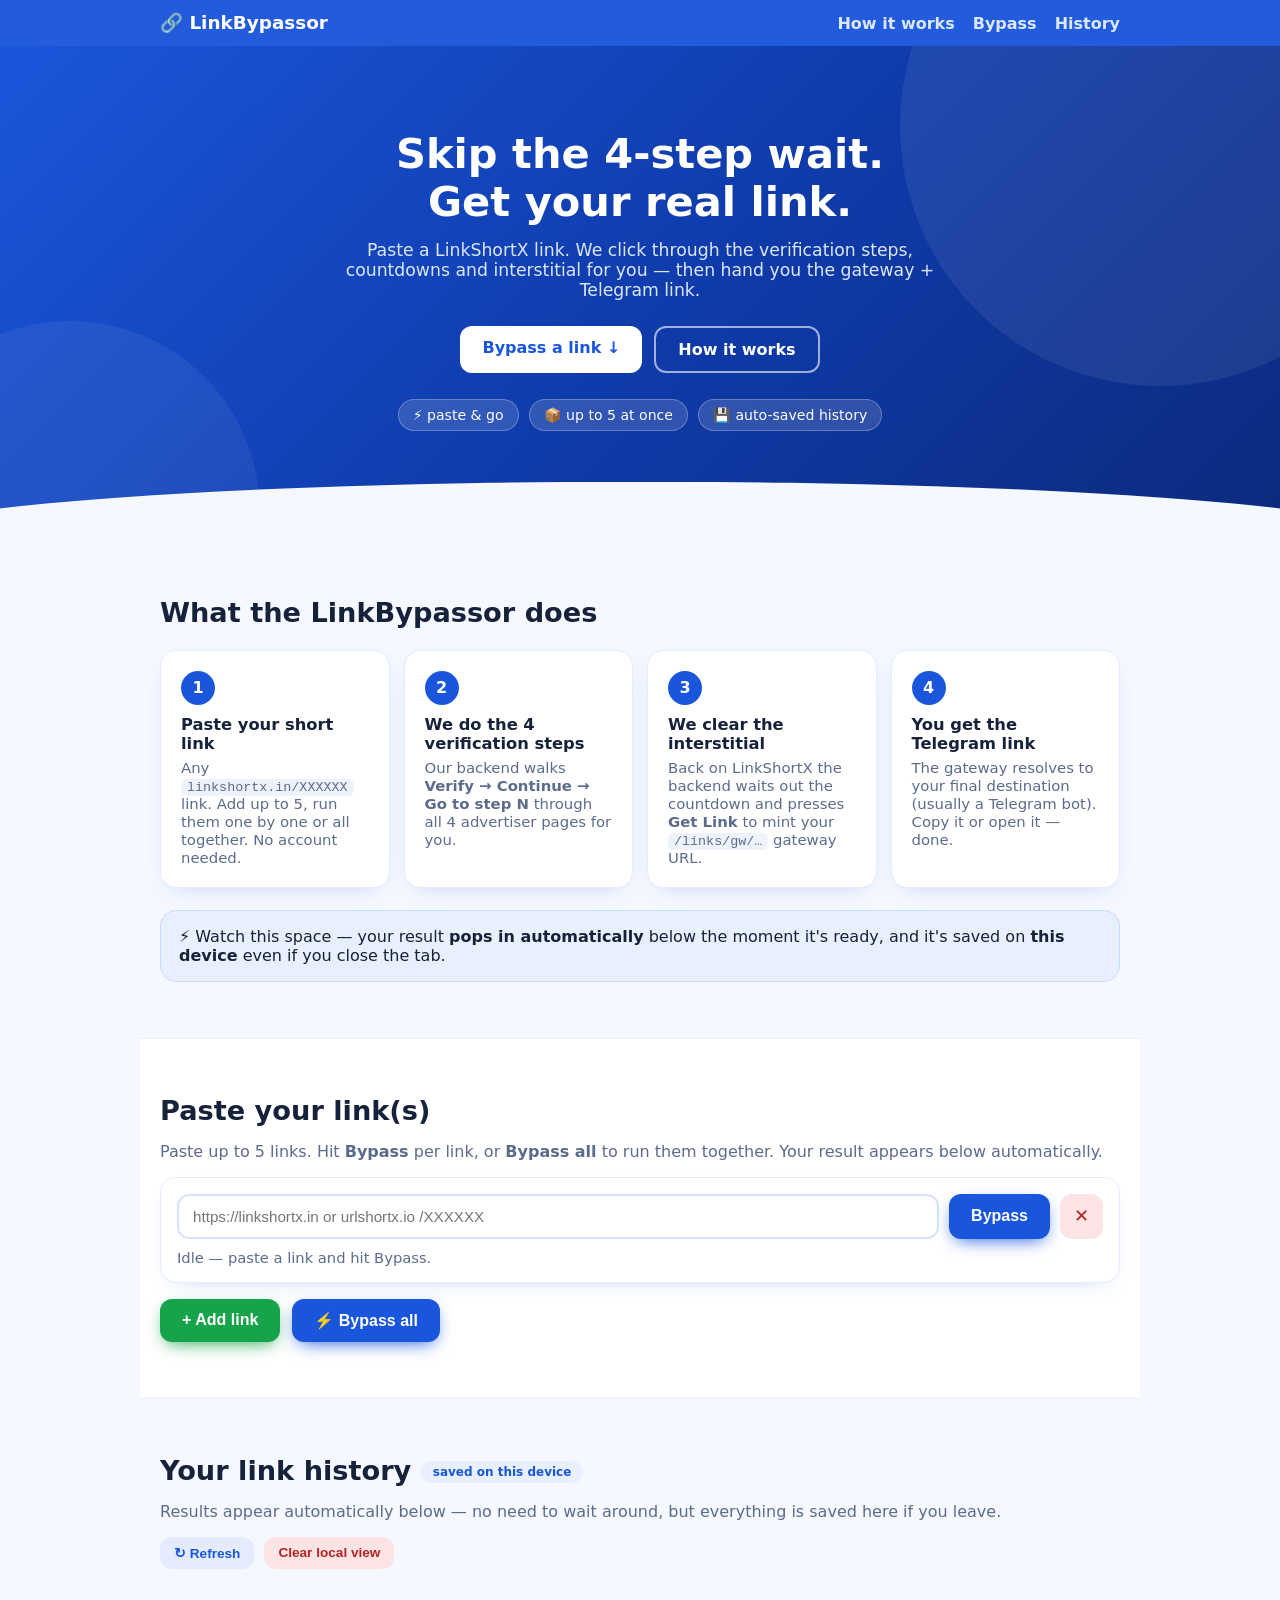
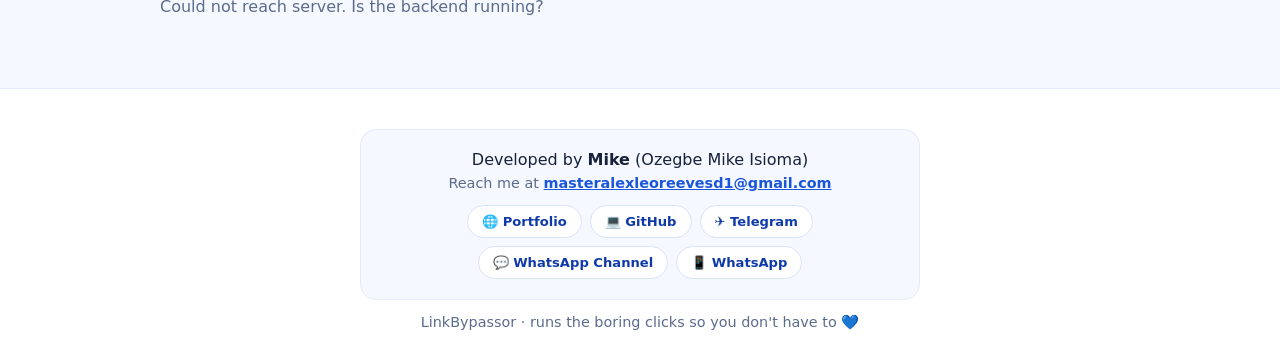
<file: backend/static/index.html>
<!DOCTYPE html>
<html lang="en">
<head>
<meta charset="UTF-8" />
<meta name="viewport" content="width=device-width, initial-scale=1.0" />
<meta name="author" content="Ozegbe Mike Isioma" />
<meta name="description" content="LinkBypassor by Ozegbe Mike Isioma — skip the 4-step wait, get your real link." />
<meta name="google-site-verification" content="googlea03eddeedac715ac" />
<title>LinkBypassor — Skip the wait, get your link</title>
<link rel="stylesheet" href="styles.css" />
<script>
  // Laptop server exposed via ngrok. Render serves the UI, ngrok routes API to your laptop.
  // Stable URL tied to your ngrok auth token (survives restarts).
  window.LB_API_BASE = "https://rigor-snowsuit-handcraft.ngrok-free.dev";
</script>

<link rel="stylesheet" href="styles.css" />
</head>
<body>
<header class="nav">
  <div class="nav-inner">
    <div class="logo">🔗 LinkBypassor</div>
    <nav><a href="#how">How it works</a><a href="#bypass">Bypass</a><a href="#history">History</a></nav>
  </div>
</header>
<section class="hero">
  <div class="hero-inner">
    <h1>Skip the 4-step wait.<br />Get your real link.</h1>
    <p class="sub">Paste a LinkShortX link. We click through the verification steps, countdowns and interstitial for you — then hand you the gateway + Telegram link.</p>
    <div class="hero-cta"><a href="#bypass" class="btn btn-white">Bypass a link ↓</a><a href="#how" class="btn btn-ghost">How it works</a></div>
    <div class="hero-badges"><span>⚡ paste & go</span><span>📦 up to 5 at once</span><span>💾 auto-saved history</span></div>
  </div>
  <div class="wave"></div>
</section>
<section id="how" class="section">
  <h2>What the LinkBypassor does</h2>
  <div class="cards">
    <div class="card"><div class="step">1</div><h3>Paste your short link</h3><p>Any <code>linkshortx.in/XXXXXX</code> link. Add up to 5, run them one by one or all together. No account needed.</p></div>
    <div class="card"><div class="step">2</div><h3>We do the 4 verification steps</h3><p>Our backend walks <b>Verify → Continue → Go to step N</b> through all 4 advertiser pages for you.</p></div>
    <div class="card"><div class="step">3</div><h3>We clear the interstitial</h3><p>Back on LinkShortX the backend waits out the countdown and presses <b>Get Link</b> to mint your <code>/links/gw/…</code> gateway URL.</p></div>
    <div class="card"><div class="step">4</div><h3>You get the Telegram link</h3><p>The gateway resolves to your final destination (usually a Telegram bot). Copy it or open it — done.</p></div>
  </div>
  <div class="note">⚡ Watch this space — your result <b>pops in automatically</b> below the moment it's ready, and it's saved on <b>this device</b> even if you close the tab.</div>
</section>
<section id="bypass" class="section section-alt">
  <h2>Paste your link(s)</h2>
  <p class="muted">Paste up to 5 links. Hit <b>Bypass</b> per link, or <b>Bypass all</b> to run them together. Your result appears below automatically.</p>
  <div id="rows"></div>
  <div class="row-actions">
    <button id="addLink" class="btn btn-green">+ Add link</button>
    <button id="batchBtn" class="btn btn-blue">⚡ Bypass all</button>
  </div>
</section>
<section id="history" class="section">
  <h2>Your link history <span class="pill">saved on this device</span></h2>
  <p class="muted">Results appear automatically below — no need to wait around, but everything is saved here if you leave.</p>
  <div class="history-actions"><button id="refreshHistory" class="btn btn-small">↻ Refresh</button><button id="clearLocal" class="btn btn-small btn-danger">Clear local view</button></div>
  <div id="historyList" class="history-list"><p class="muted">No links yet. Bypass something above 👆</p></div>
</section>
<footer class="footer">
  <div class="dev-card">
    <p class="dev-line">Developed by <strong>Mike</strong> (Ozegbe Mike Isioma)</p>
    <p class="dev-mail">Reach me at <a href="mailto:masteralexleoreevesd1@gmail.com">masteralexleoreevesd1@gmail.com</a></p>
    <div class="social-links">
      <a href="https://developeralexd1.netlify.app" target="_blank" rel="noopener noreferrer">🌐 Portfolio</a>
      <a href="https://github.com/Alex-Leo-Reeves" target="_blank" rel="noopener noreferrer">💻 GitHub</a>
      <a href="https://t.me/developeralexd1" target="_blank" rel="noopener noreferrer">✈️ Telegram</a>
      <a href="https://whatsapp.com/channel/0029Vb8fgDa2P59cCnEkWW3I" target="_blank" rel="noopener noreferrer">💬 WhatsApp Channel</a>
      <a href="https://wa.me/2348071229801" target="_blank" rel="noopener noreferrer">📱 WhatsApp</a>
    </div>
  </div>
  <p class="footer-tag">LinkBypassor · runs the boring clicks so you don't have to 💙</p>
</footer>
<script src="app.js"></script>
</body>
</html>
</file>
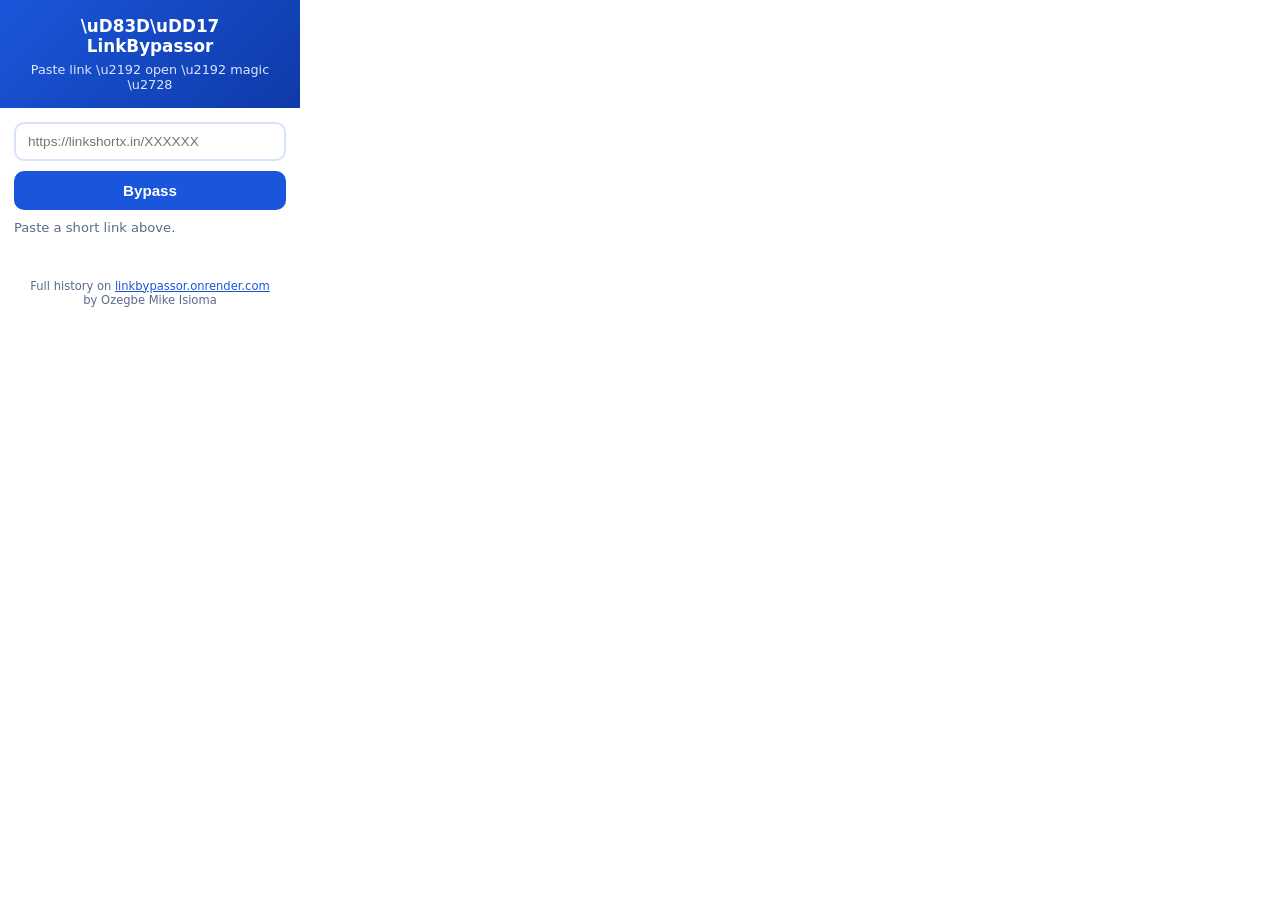
<file: extension/popup.html>
<!DOCTYPE html>
<html lang="en">
<head><meta charset="UTF-8" /><style>
body{width:300px;margin:0;font-family:'Segoe UI',system-ui,Arial,sans-serif;color:#16213a}
.head{background:linear-gradient(135deg,#1a56db,#0f3aa8);color:#fff;padding:16px;text-align:center}
.head h1{margin:0;font-size:1.05rem}
.head p{margin:6px 0 0;font-size:.8rem;color:#dbe7ff}
.body{padding:14px}
input{width:100%;box-sizing:border-box;padding:10px 12px;border:2px solid #d7e3fb;border-radius:10px;font-size:.85rem}
input:focus{outline:none;border-color:#1a56db}
button{width:100%;margin-top:10px;border:none;cursor:pointer;font-weight:700;border-radius:10px;padding:11px;font-size:.95rem;background:#1a56db;color:#fff}
button:disabled{opacity:.6;cursor:wait}
.status{font-size:.82rem;color:#5b6b8c;margin-top:10px;min-height:20px}
.status.done{color:#15803d}
.status.failed{color:#b42323}
.result{word-break:break-all;font-size:.8rem;margin-top:8px}
.result a{color:#0f3aa8}
.row{display:flex;gap:8px;margin-top:8px}
.row button,.row a{flex:1;margin-top:0;text-align:center;text-decoration:none;font-size:.82rem;padding:9px}
.row a{background:#e3ebfd;color:#1a56db;border-radius:10px;font-weight:700}
.foot{text-align:center;font-size:.72rem;color:#5b6b8c;padding:0 14px 14px}
.foot a{color:#1a56db}
</style></head>
<body>
<div class="head"><h1>\uD83D\uDD17 LinkBypassor</h1><p>Paste link \u2192 open \u2192 magic \u2728</p></div>
<div class="body">
<input id="url" type="url" placeholder="https://linkshortx.in/XXXXXX" />
<button id="go">Bypass</button>
<p class="status" id="st">Paste a short link above.</p>
<div class="result" id="res"></div>
<div class="row" id="acts" style="display:none">
<button id="cp">\uD83D\uDCCB Copy</button>
<a id="op" href="#" target="_blank" rel="noopener">\uD83D\uDD17 Open</a>
</div>
</div>
<p class="foot">Full history on <a href="https://linkbypassor.onrender.com#history" target="_blank" rel="noopener">linkbypassor.onrender.com</a><br/>by Ozegbe Mike Isioma</p>
<script src="popup.js"></script>
</body>
</html>
</file>
<file: backend/static/styles.css>
:root{
  --blue:#1a56db; --blue-dark:#0f3aa8; --blue-light:#e8effd;
  --green:#16a34a; --green-dark:#15803d;
  --ink:#16213a; --muted:#5b6b8c; --bg:#f5f8ff; --card:#fff;
  --radius:16px;
}
*{box-sizing:border-box}
html{scroll-behavior:smooth}
body{margin:0;font-family:'Segoe UI',system-ui,-apple-system,Roboto,Arial,sans-serif;color:var(--ink);background:var(--bg)}
code{background:#eef2fb;padding:1px 6px;border-radius:6px;font-size:.9em}
.nav{position:sticky;top:0;z-index:50;background:rgba(26,86,219,.96);backdrop-filter:blur(6px)}
.nav-inner{max-width:1000px;margin:auto;display:flex;justify-content:space-between;align-items:center;padding:12px 20px}
.logo{color:#fff;font-weight:800;font-size:1.15rem}
.nav nav a{color:#dbe7ff;text-decoration:none;margin-left:18px;font-weight:600}
.nav nav a:hover{color:#fff}
/* HERO - blue & fine */
.hero{background:linear-gradient(135deg,#1a56db 0%,#0f3aa8 55%,#0b2a7d 100%);color:#fff;text-align:center;padding:84px 20px 110px;position:relative;overflow:hidden}
.hero::before{content:"";position:absolute;width:520px;height:520px;border-radius:50%;background:rgba(255,255,255,.07);top:-180px;right:-140px}
.hero::after{content:"";position:absolute;width:380px;height:380px;border-radius:50%;background:rgba(255,255,255,.06);bottom:-160px;left:-120px}
.hero-inner{max-width:720px;margin:auto;position:relative;z-index:2}
.hero h1{font-size:2.6rem;line-height:1.15;margin:0 0 14px}
.hero .sub{font-size:1.08rem;color:#dbe7ff;max-width:600px;margin:0 auto 26px}
.hero-cta{display:flex;gap:12px;justify-content:center;flex-wrap:wrap}
.hero-badges{display:flex;gap:10px;justify-content:center;margin-top:26px;flex-wrap:wrap}
.hero-badges span{background:rgba(255,255,255,.14);border:1px solid rgba(255,255,255,.25);padding:7px 14px;border-radius:999px;font-size:.88rem}
.wave{position:absolute;bottom:-1px;left:0;right:0;height:60px;background:var(--bg);clip-path:ellipse(60% 100% at 50% 100%)}
/* BUTTONS */
.btn{border:none;cursor:pointer;font-weight:700;border-radius:12px;padding:12px 22px;font-size:1rem;text-decoration:none;display:inline-block;transition:transform .08s,box-shadow .15s}
.btn:active{transform:scale(.97)}
.btn-white{background:#fff;color:var(--blue)}
.btn-ghost{background:transparent;color:#fff;border:2px solid rgba(255,255,255,.6)}
.btn-blue{background:var(--blue);color:#fff;box-shadow:0 6px 18px -6px var(--blue)}
.btn-blue:hover{background:var(--blue-dark)}
.btn-green{background:var(--green);color:#fff;box-shadow:0 6px 18px -6px var(--green)}
.btn-green:hover{background:var(--green-dark)}
.btn:disabled{opacity:.55;cursor:wait}
.btn-small{padding:8px 14px;font-size:.85rem;background:#e3ebfd;color:var(--blue)}
.btn-danger{background:#fde4e4;color:#b42323}
/* SECTIONS */
.section{max-width:1000px;margin:auto;padding:56px 20px}
.section-alt{background:#fff;border-top:1px solid #e3ebfd;border-bottom:1px solid #e3ebfd}
.section h2{font-size:1.7rem;margin:0 0 8px}
.muted{color:var(--muted)}
.cards{display:grid;grid-template-columns:repeat(auto-fit,minmax(210px,1fr));gap:14px;margin:22px 0}
.card{background:var(--card);border:1px solid #e3ebfd;border-radius:var(--radius);padding:20px;box-shadow:0 8px 24px -14px rgba(26,86,219,.35)}
.card h3{margin:10px 0 6px;font-size:1.02rem}
.card p{margin:0;color:var(--muted);font-size:.93rem}
.step{width:34px;height:34px;border-radius:50%;background:var(--blue);color:#fff;font-weight:800;display:flex;align-items:center;justify-content:center}
.note{background:var(--blue-light);border:1px solid #c9dbff;border-radius:var(--radius);padding:16px 18px;margin-top:8px}
/* LINK ROWS */
.link-row{background:#fff;border:1px solid #e3ebfd;border-radius:var(--radius);padding:16px;margin:14px 0;box-shadow:0 8px 24px -16px rgba(26,86,219,.4)}
.link-row .row-top{display:flex;gap:10px}
.link-row input[type=url]{flex:1;padding:12px 14px;border:2px solid #d7e3fb;border-radius:12px;font-size:.95rem;outline:none}
.link-row input[type=url]:focus{border-color:var(--blue)}
.remove-row{background:#fde4e4;color:#b42323;border:none;border-radius:12px;padding:0 14px;font-size:1.1rem;cursor:pointer}
.status{margin:10px 0 0;font-size:.92rem;color:var(--muted)}
.status.done{color:var(--green-dark)}
.status.failed{color:#b42323}
/* 2D loading spinner - "please hold on" */
.spinner-wrap{display:flex;align-items:center;gap:14px;margin-top:12px;background:var(--blue-light);border:1px solid #c9dbff;border-radius:12px;padding:12px 16px}
.spinner{width:38px;height:38px;flex:none;border-radius:50%;border:4px solid #c9dbff;border-top-color:var(--blue);animation:spin 0.8s linear infinite}
@keyframes spin{to{transform:rotate(360deg)}}
.spinner-text{font-weight:700;color:var(--blue-dark)}
.spinner-sub{font-size:.82rem;color:var(--muted);font-weight:400}
.result-box{background:#f0f7f0;border:1px solid #bfe3c8;border-radius:12px;padding:12px 14px;margin-top:10px;word-break:break-all}
.result-box .label{font-size:.75rem;text-transform:uppercase;letter-spacing:.06em;color:var(--green-dark);font-weight:800}
.result-box a{color:var(--blue-dark);font-size:.9rem}
.result-actions{display:flex;gap:8px;margin-top:8px;flex-wrap:wrap}
.row-actions{display:flex;gap:12px;margin-top:16px;flex-wrap:wrap}
/* HISTORY */
.pill{background:var(--blue-light);color:var(--blue);font-size:.75rem;padding:4px 12px;border-radius:999px;vertical-align:middle}
.history-actions{display:flex;gap:10px;margin:12px 0}
.history-list{display:grid;gap:12px}
.hist-card{background:#fff;border:1px solid #e3ebfd;border-radius:var(--radius);padding:14px 16px}
.hist-card .short{font-weight:700;font-size:.92rem}
.hist-card .meta{font-size:.8rem;color:var(--muted);margin:4px 0 8px}
.hist-card .dest{font-size:.85rem;word-break:break-all}
.badge{display:inline-block;font-size:.75rem;font-weight:800;padding:3px 10px;border-radius:999px}
.badge.queued{background:#eef2fb;color:var(--muted)}
.badge.running{background:#fff4d6;color:#92600a}
.badge.done{background:#dcfce7;color:#15803d}
.badge.failed{background:#fde4e4;color:#b42323}
.footer{text-align:center;padding:40px 20px 30px;color:var(--muted);font-size:.9rem;background:#fff;border-top:1px solid #e3ebfd}
.dev-card{max-width:560px;margin:0 auto 14px;background:var(--bg);border:1px solid #e3ebfd;border-radius:var(--radius);padding:20px}
.dev-line{margin:0 0 6px;color:var(--ink);font-size:1rem}
.dev-mail{margin:0 0 14px}
.dev-mail a{color:var(--blue);font-weight:700;word-break:break-all}
.social-links{display:flex;gap:8px;justify-content:center;flex-wrap:wrap}
.social-links a{background:#fff;border:1px solid #d7e3fb;color:var(--blue-dark);font-weight:700;font-size:.82rem;padding:8px 14px;border-radius:999px;text-decoration:none}
.social-links a:hover{background:var(--blue);color:#fff;border-color:var(--blue)}
.footer-tag{margin:6px 0 0}
@media(max-width:640px){.hero h1{font-size:1.9rem}.link-row .row-top{flex-direction:column}}
</file>
